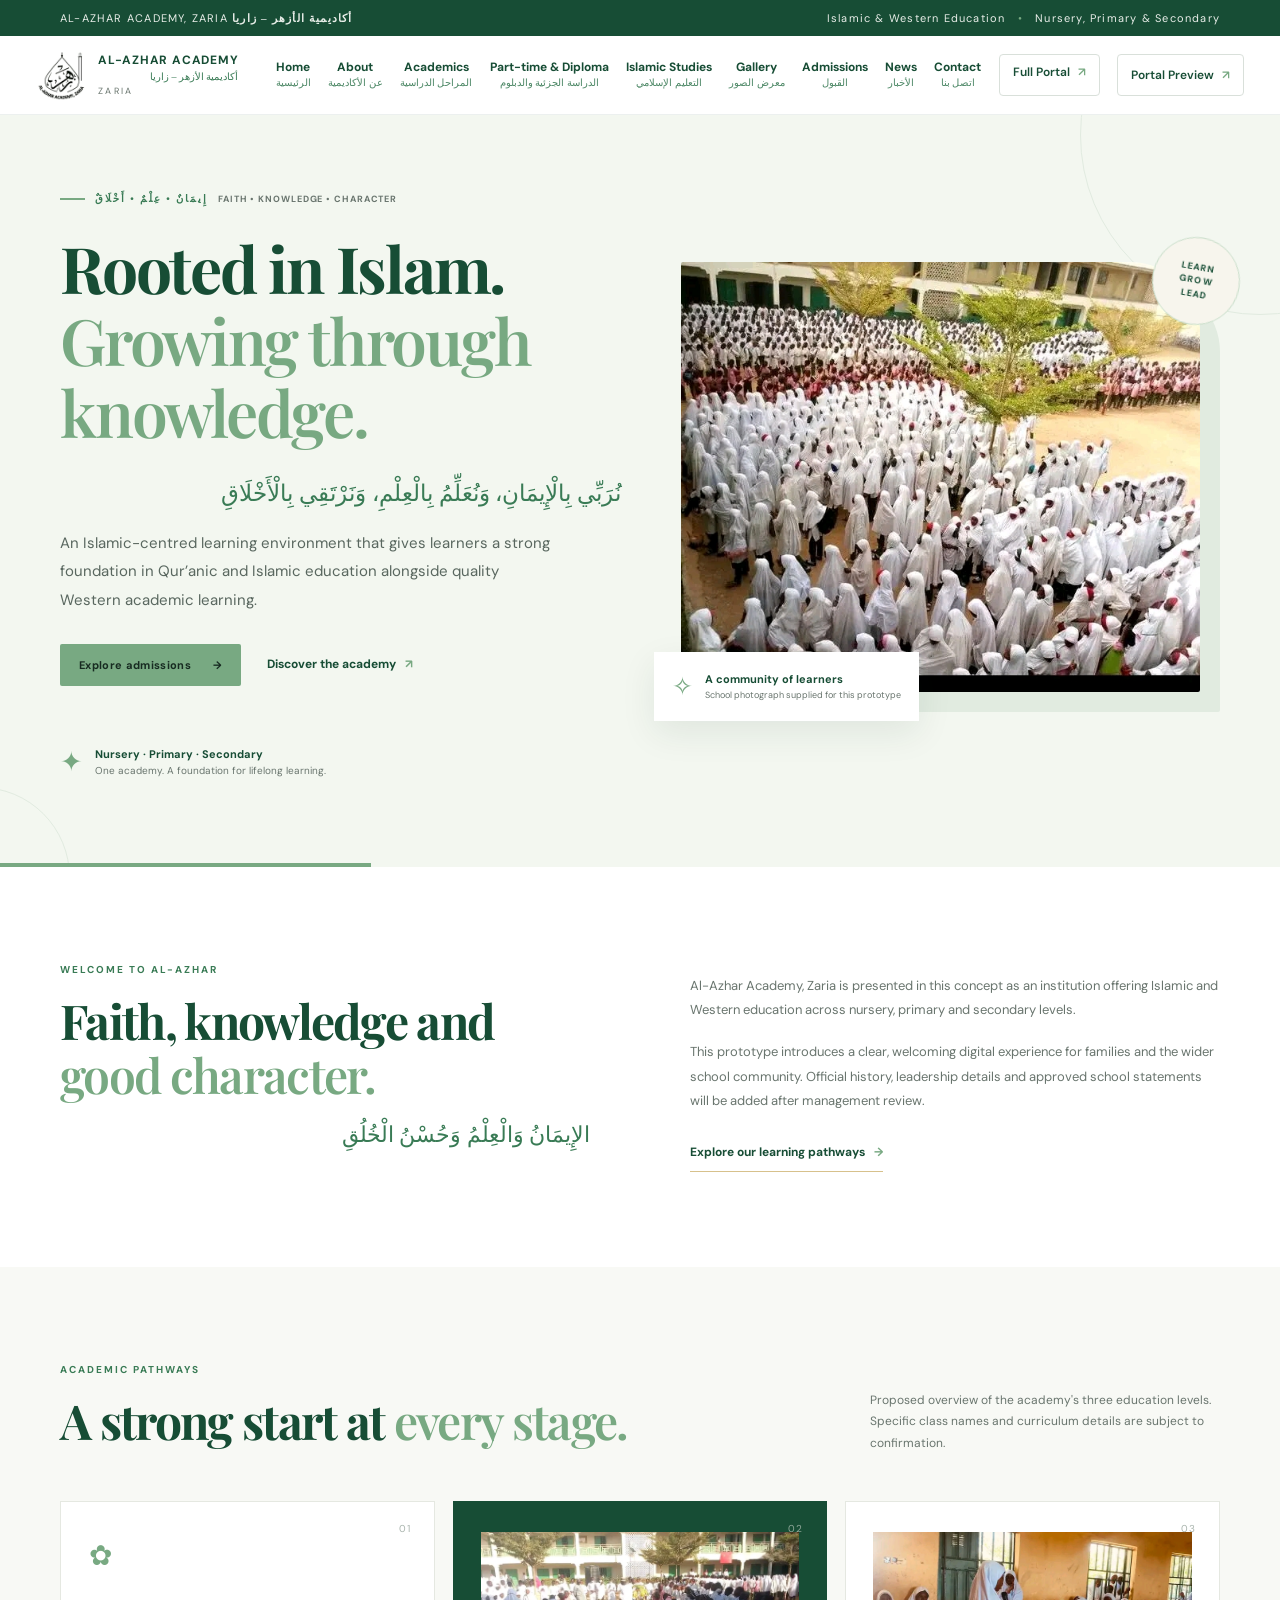
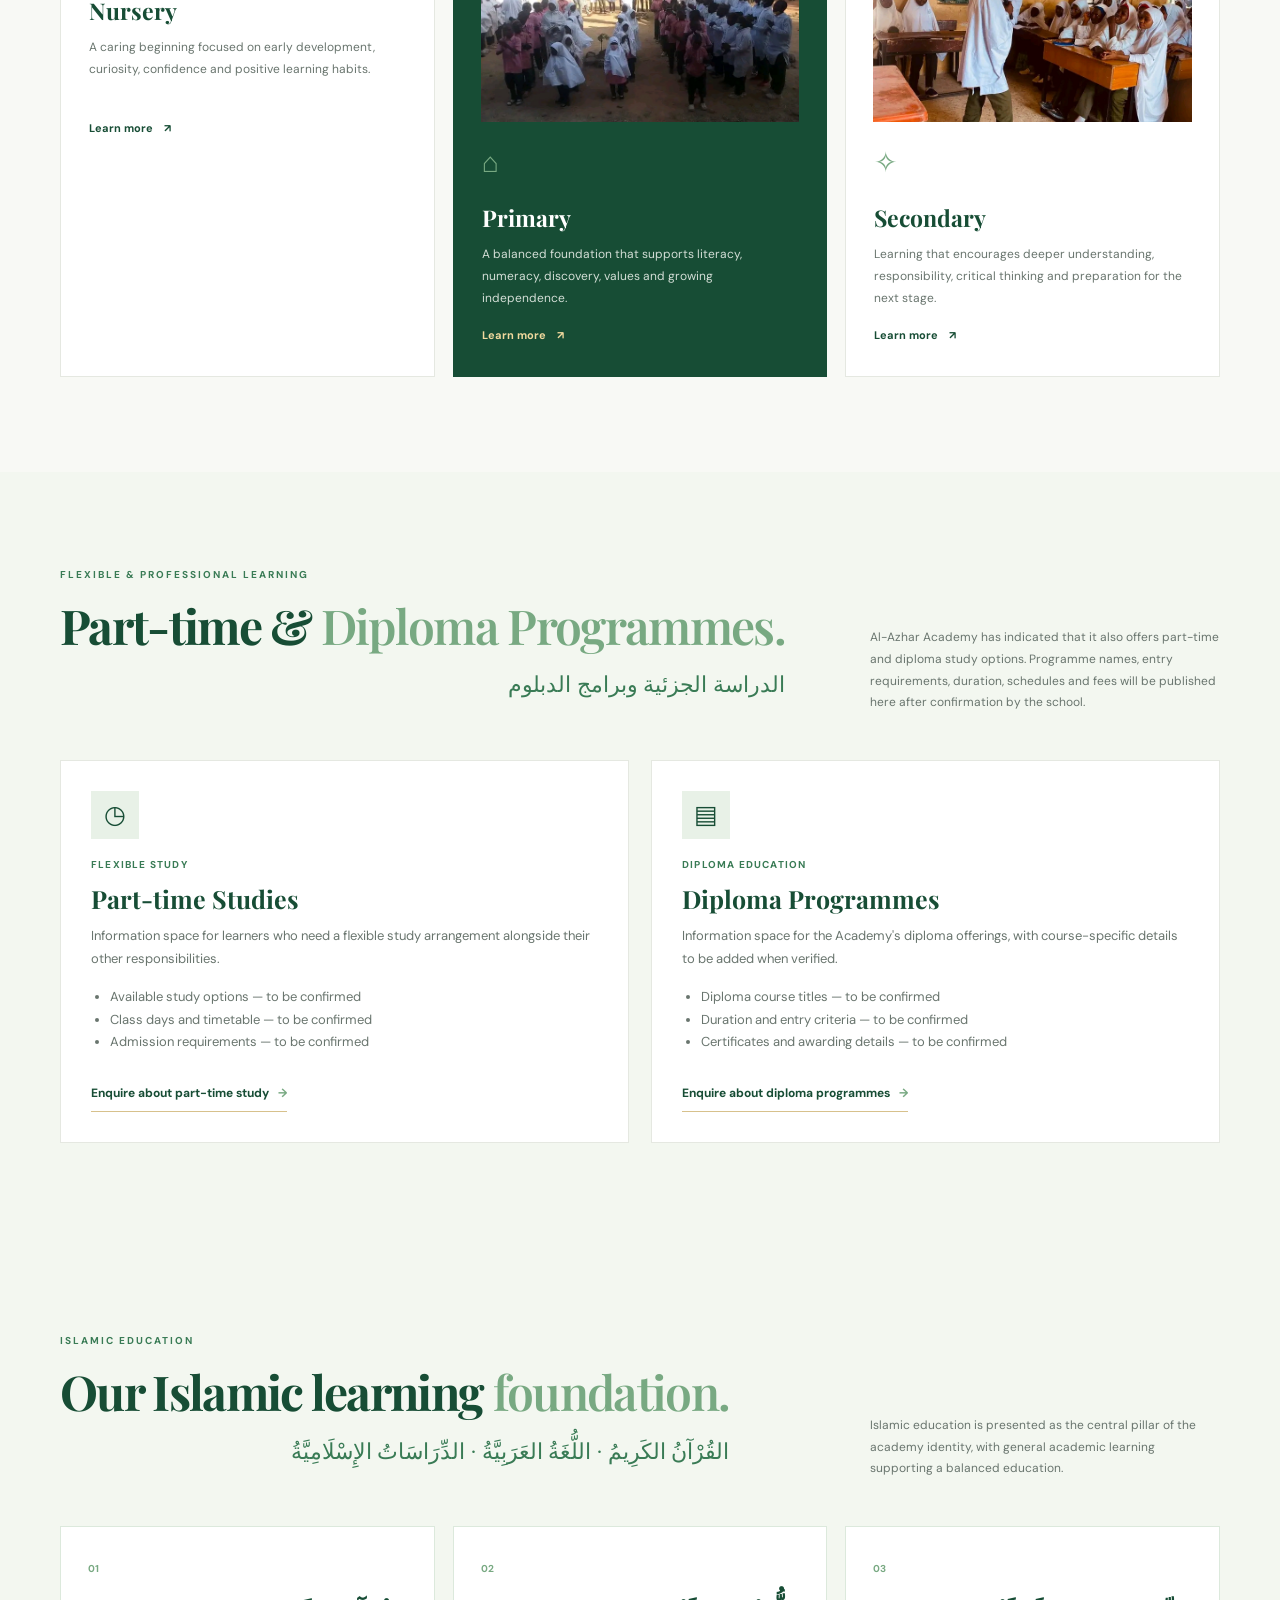
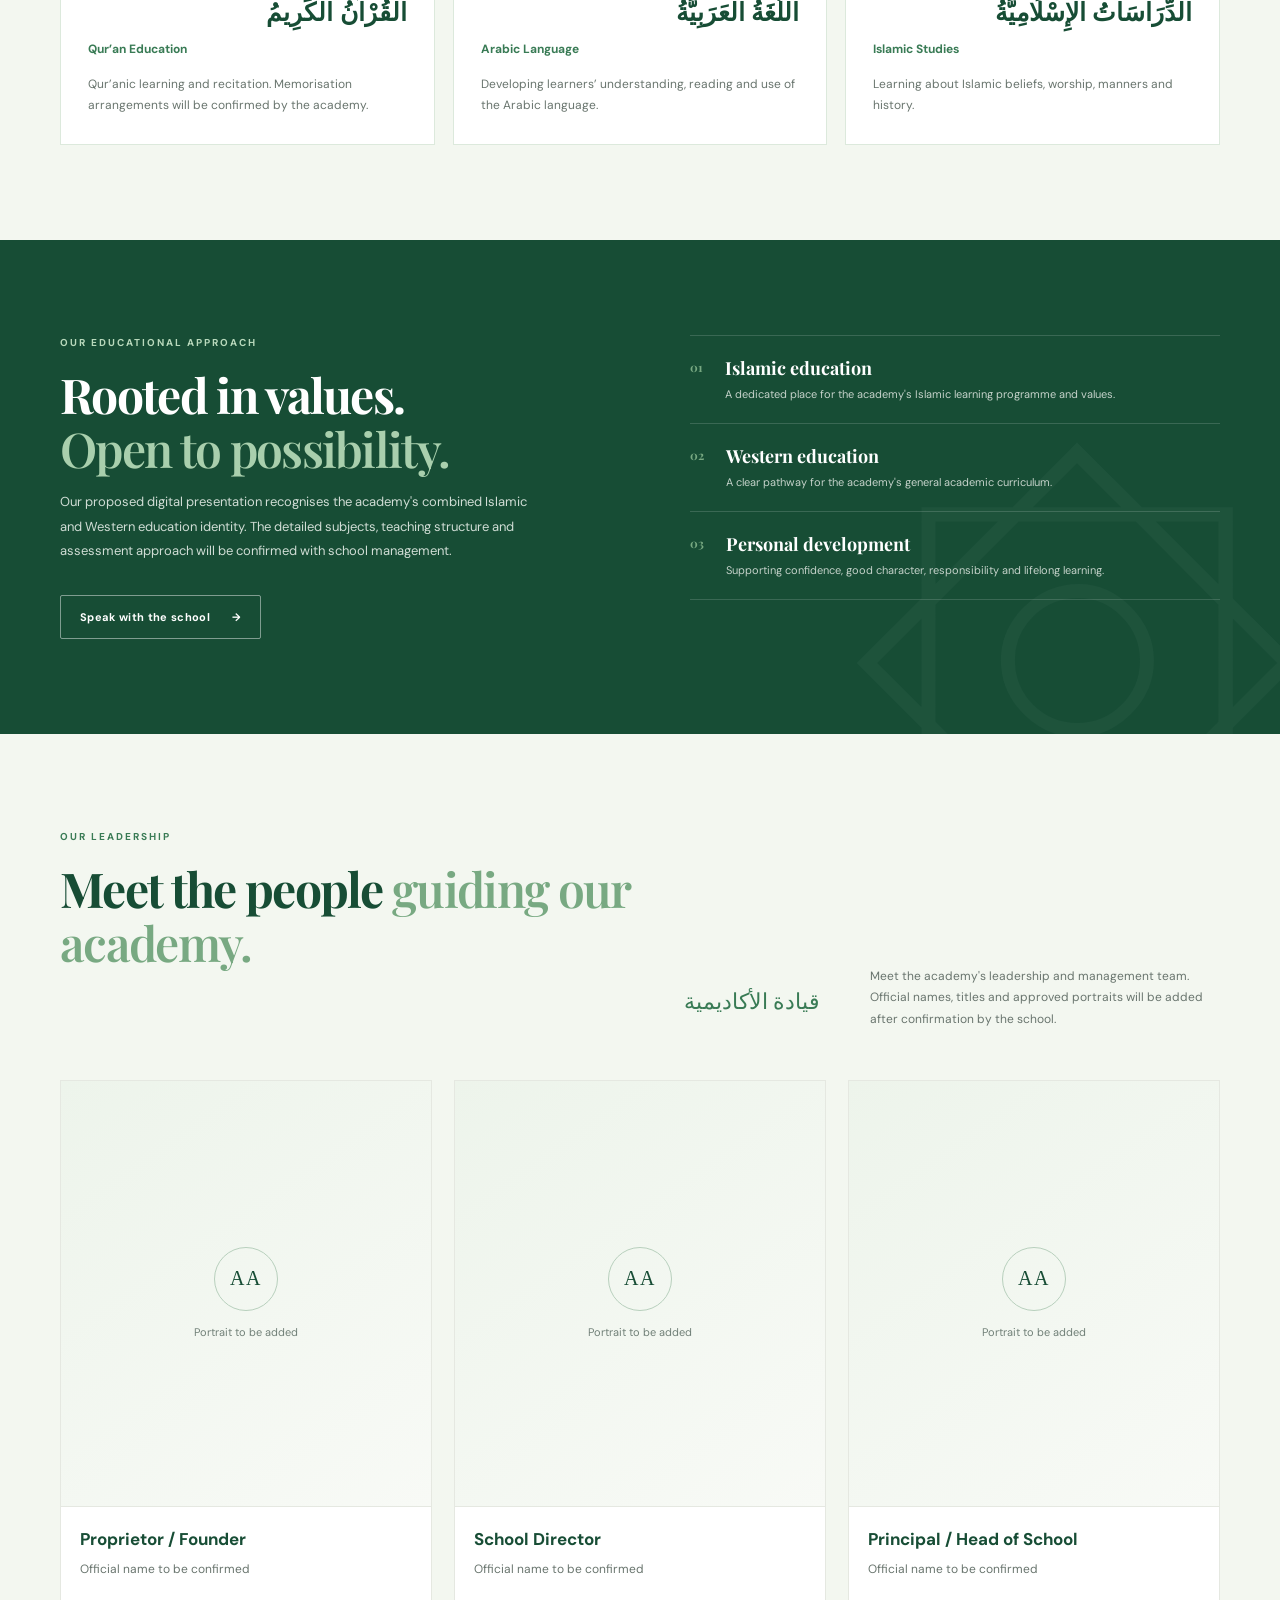
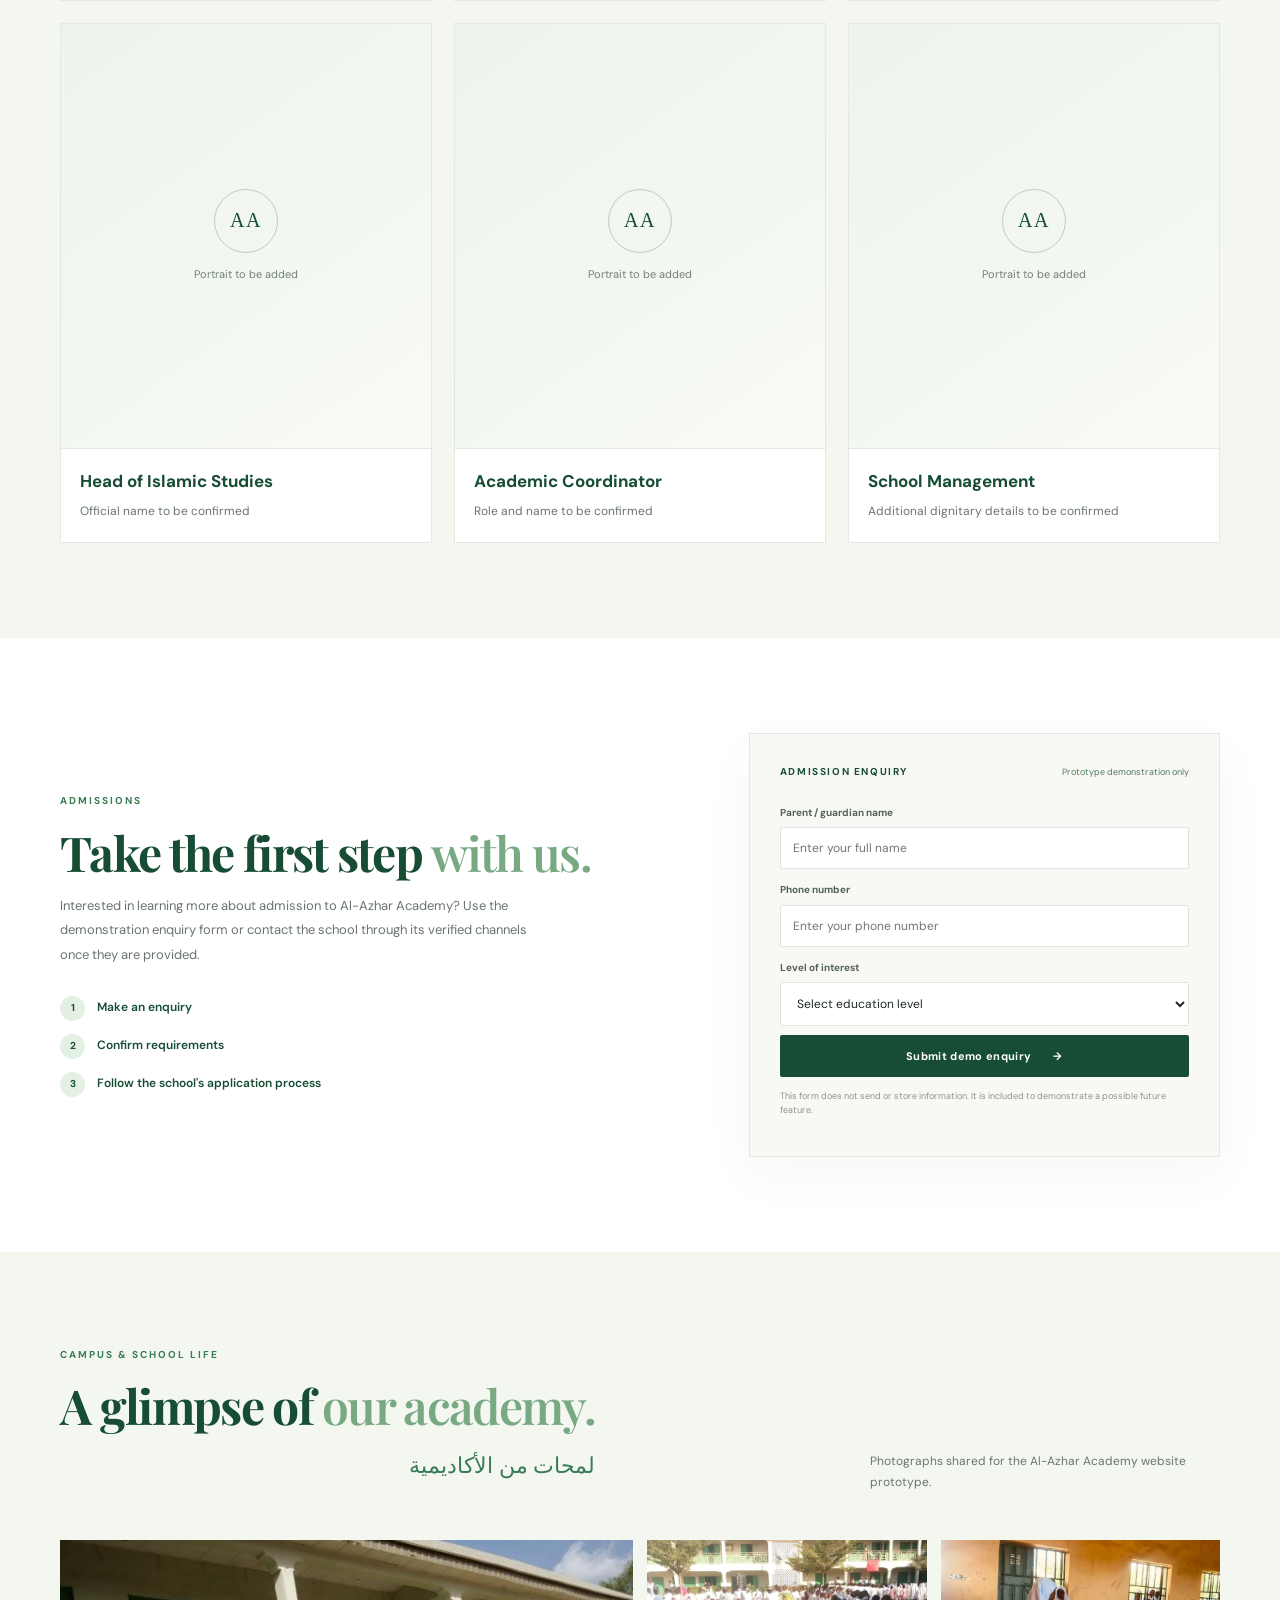
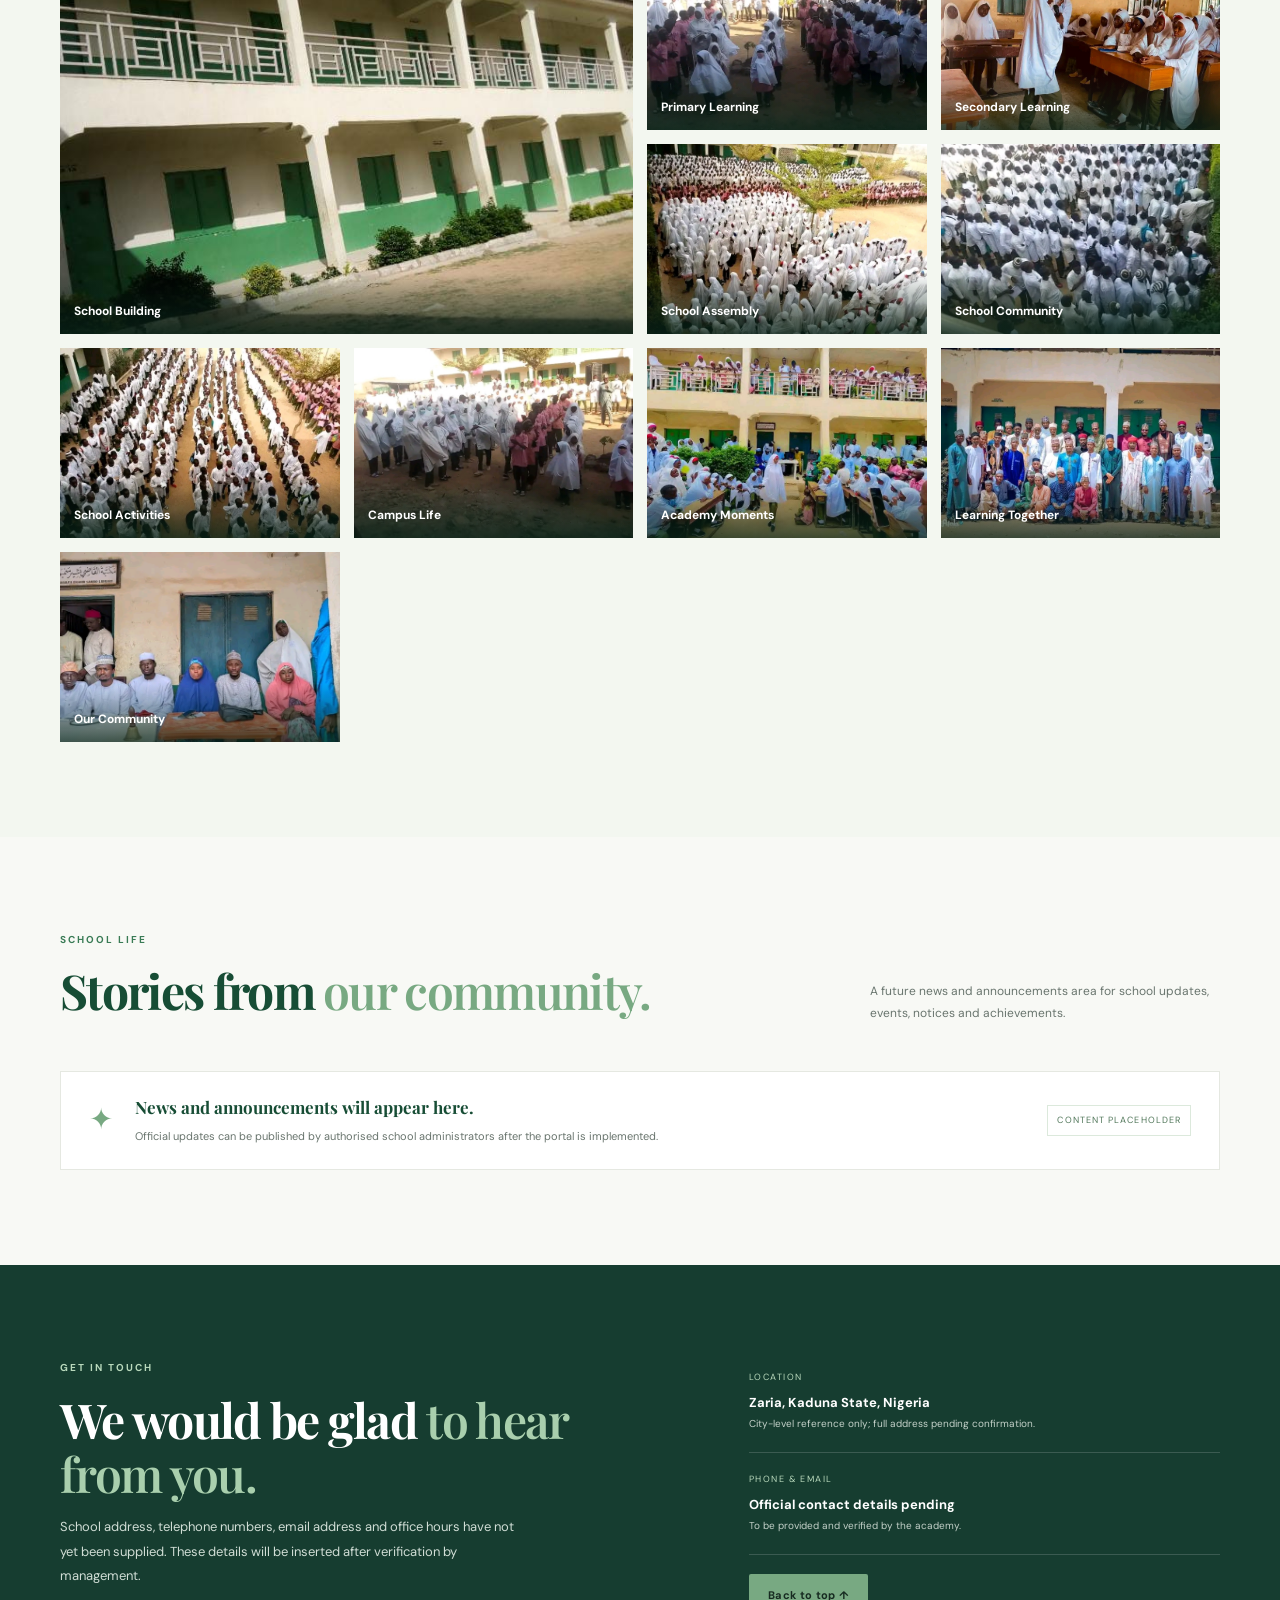
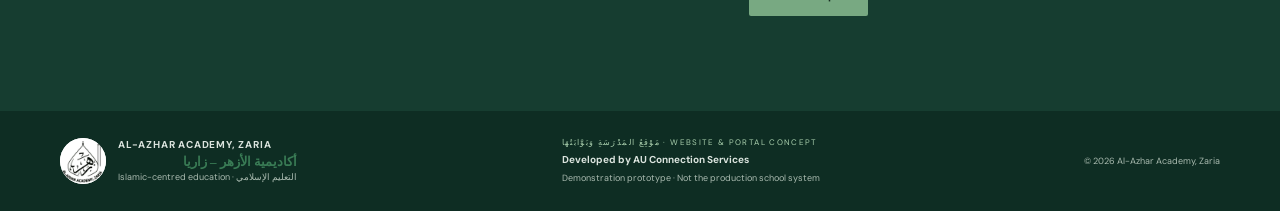
<file: index.html>
<!doctype html>
<html lang="en" dir="ltr">
<head>
  <meta charset="utf-8">
  <meta name="viewport" content="width=device-width, initial-scale=1">
  <meta name="description" content="Al-Azhar Academy, Zaria — a proposed digital home for Islamic and Western education.">
  <meta name="theme-color" content="#174d35">
  <!-- Use the Academy's official emblem as the browser-tab favicon. -->
  <link rel="icon" type="image/jpeg" href="school-logo.jpg">
  <link rel="shortcut icon" href="school-logo.jpg">
  <link rel="apple-touch-icon" href="school-logo.jpg">
  <title>Al-Azhar Academy, Zaria | Learning with Knowledge and Values</title>
  <link rel="preconnect" href="https://fonts.googleapis.com">
  <link rel="preconnect" href="https://fonts.gstatic.com" crossorigin>
  <link href="https://fonts.googleapis.com/css2?family=DM+Sans:wght@400;500;600;700&family=Playfair+Display:wght@600;700;800&display=swap" rel="stylesheet">
  <link rel="stylesheet" href="styles.css">
</head>
<body>
  <!-- Top information strip: replace sample contact details after school confirmation. -->
  <div class="topbar"><div class="container topbar-inner"><span>AL-AZHAR ACADEMY, ZARIA <b lang="ar" dir="rtl">أكاديمية الأزهر – زاريا</b></span><span>Islamic &amp; Western Education <i>•</i> Nursery, Primary &amp; Secondary</span></div></div>
  <header class="site-header">
    <div class="container nav-wrap">
      <a class="brand" href="#home" aria-label="Al-Azhar Academy home"><img src="school-logo.jpg" alt="Al-Azhar Academy, Zaria official logo"><span><strong>AL-AZHAR ACADEMY</strong><b class="arabic-brand" lang="ar" dir="rtl">أكاديمية الأزهر – زاريا</b><small>ZARIA</small></span></a>
      <button class="menu-toggle" id="menuToggle" aria-label="Open navigation" aria-expanded="false">☰</button>
      <nav class="main-nav" id="mainNav" aria-label="Main navigation">
        <a href="#home"><span class="nav-en">Home</span><small class="nav-ar" lang="ar" dir="rtl">الرئيسية</small></a><a href="#about"><span class="nav-en">About</span><small class="nav-ar" lang="ar" dir="rtl">عن الأكاديمية</small></a><a href="#programmes"><span class="nav-en">Academics</span><small class="nav-ar" lang="ar" dir="rtl">المراحل الدراسية</small></a><a href="#part-time-diploma"><span class="nav-en">Part-time &amp; Diploma</span><small class="nav-ar" lang="ar" dir="rtl">الدراسة الجزئية والدبلوم</small></a><a href="#islamic"><span class="nav-en">Islamic Studies</span><small class="nav-ar" lang="ar" dir="rtl">التعليم الإسلامي</small></a><a href="#gallery"><span class="nav-en">Gallery</span><small class="nav-ar" lang="ar" dir="rtl">معرض الصور</small></a><a href="#admissions"><span class="nav-en">Admissions</span><small class="nav-ar" lang="ar" dir="rtl">القبول</small></a><a href="#news"><span class="nav-en">News</span><small class="nav-ar" lang="ar" dir="rtl">الأخبار</small></a><a href="#contact"><span class="nav-en">Contact</span><small class="nav-ar" lang="ar" dir="rtl">اتصل بنا</small></a><a href="portal.html" class="portal-button">Full Portal <span>↗</span></a><button class="portal-button" id="portalButton">Portal Preview <span>↗</span></button>
      </nav>
    </div>
  </header>
  <main>
    <section class="hero" id="home"><div class="hero-shape shape-one"></div><div class="hero-shape shape-two"></div><div class="container hero-grid">
      <div class="hero-copy"><div class="eyebrow"><span></span> إِيمَانٌ • عِلْمٌ • أَخْلَاقٌ <small>FAITH • KNOWLEDGE • CHARACTER</small></div><h1>Rooted in Islam. <em>Growing through knowledge.</em></h1><p class="arabic-lead" lang="ar" dir="rtl">نُرَبِّي بِالْإِيمَانِ، وَنُعَلِّمُ بِالْعِلْمِ، وَنَرْتَقِي بِالْأَخْلَاقِ</p><p class="hero-lead">An Islamic-centred learning environment that gives learners a strong foundation in Qur’anic and Islamic education alongside quality Western academic learning.</p><div class="hero-actions"><a class="btn btn-gold" href="#admissions">Explore admissions <b>→</b></a><a class="text-link" href="#about">Discover the academy <span>↗</span></a></div><div class="hero-note"><span class="note-mark">✦</span><span><strong>Nursery · Primary · Secondary</strong><small>One academy. A foundation for lifelong learning.</small></span></div></div>
      <div class="hero-visual"><div class="photo-frame"><img src="school-photo.jpg" alt="Students and part of the Al-Azhar Academy school premises"></div><div class="photo-caption"><span class="caption-icon">✧</span><span><strong>A community of learners</strong><small>School photograph supplied for this prototype</small></span></div><div class="round-stamp">LEARN<br>GROW<br>LEAD</div></div>
    </div><div class="hero-bottom-line"></div></section>
    <section class="intro section" id="about"><div class="container intro-grid"><div><p class="section-kicker">WELCOME TO AL-AZHAR</p><h2>Faith, knowledge and <em>good character.</em></h2><p class="arabic-heading" lang="ar" dir="rtl">الإِيمَانُ وَالْعِلْمُ وَحُسْنُ الْخُلُقِ</p></div><div class="intro-text"><p>Al-Azhar Academy, Zaria is presented in this concept as an institution offering Islamic and Western education across nursery, primary and secondary levels.</p><p>This prototype introduces a clear, welcoming digital experience for families and the wider school community. Official history, leadership details and approved school statements will be added after management review.</p><a class="under-link" href="#programmes">Explore our learning pathways <span>→</span></a></div></div></section>
    <section class="programmes section" id="programmes"><div class="container"><div class="section-heading"><div><p class="section-kicker">ACADEMIC PATHWAYS</p><h2>A strong start at <em>every stage.</em></h2></div><p>Proposed overview of the academy's three education levels. Specific class names and curriculum details are subject to confirmation.</p></div><div class="programme-grid">
      <article class="programme-card"><div class="card-number">01</div><div class="programme-icon">✿</div><h3>Nursery</h3><p>A caring beginning focused on early development, curiosity, confidence and positive learning habits.</p><a href="#contact">Learn more <span>↗</span></a></article>
      <article class="programme-card featured"><div class="programme-photo"><img src="images/primary-classroom.jpg.jpg" alt="Primary classroom"></div><div class="card-number">02</div><div class="programme-icon">⌂</div><h3>Primary</h3><p>A balanced foundation that supports literacy, numeracy, discovery, values and growing independence.</p><a href="#contact">Learn more <span>↗</span></a></article>
      <article class="programme-card"><div class="programme-photo"><img src="images/secondary-classroom.jpg.jpg" alt="Secondary classroom"></div><div class="card-number">03</div><div class="programme-icon">✧</div><h3>Secondary</h3><p>Learning that encourages deeper understanding, responsibility, critical thinking and preparation for the next stage.</p><a href="#contact">Learn more <span>↗</span></a></article>
    </div></div></section>
        <!-- Part-time and Diploma information is included as a pathway; exact programme details await school confirmation. -->
    <section class="flexible-study section" id="part-time-diploma">
      <div class="container">
        <div class="section-heading">
          <div><p class="section-kicker">FLEXIBLE &amp; PROFESSIONAL LEARNING</p><h2>Part-time &amp; <em>Diploma Programmes.</em></h2><p class="arabic-heading" lang="ar" dir="rtl">الدراسة الجزئية وبرامج الدبلوم</p></div>
          <p>Al-Azhar Academy has indicated that it also offers part-time and diploma study options. Programme names, entry requirements, duration, schedules and fees will be published here after confirmation by the school.</p>
        </div>
        <div class="flexible-study-grid">
          <article class="flexible-study-card">
            <div class="flexible-study-icon">◷</div><span class="pathway-label">FLEXIBLE STUDY</span>
            <h3>Part-time Studies</h3><p>Information space for learners who need a flexible study arrangement alongside their other responsibilities.</p>
            <ul><li>Available study options — to be confirmed</li><li>Class days and timetable — to be confirmed</li><li>Admission requirements — to be confirmed</li></ul>
            <a class="under-link" href="#admissions">Enquire about part-time study <span>→</span></a>
          </article>
          <article class="flexible-study-card">
            <div class="flexible-study-icon">▤</div><span class="pathway-label">DIPLOMA EDUCATION</span>
            <h3>Diploma Programmes</h3><p>Information space for the Academy's diploma offerings, with course-specific details to be added when verified.</p>
            <ul><li>Diploma course titles — to be confirmed</li><li>Duration and entry criteria — to be confirmed</li><li>Certificates and awarding details — to be confirmed</li></ul>
            <a class="under-link" href="#admissions">Enquire about diploma programmes <span>→</span></a>
          </article>
        </div>
      </div>
    </section>
<section class="islamic section" id="islamic"><div class="container"><div class="section-heading"><div><p class="section-kicker">ISLAMIC EDUCATION</p><h2>Our Islamic learning <em>foundation.</em></h2><p class="arabic-heading" lang="ar" dir="rtl">القُرْآنُ الكَرِيمُ · اللُّغَةُ العَرَبِيَّةُ · الدِّرَاسَاتُ الإِسْلَامِيَّةُ</p></div><p>Islamic education is presented as the central pillar of the academy identity, with general academic learning supporting a balanced education.</p></div><div class="islamic-grid"><article><span>01</span><h3 lang="ar" dir="rtl">القُرْآنُ الكَرِيمُ</h3><b>Qur’an Education</b><p>Qur’anic learning and recitation. Memorisation arrangements will be confirmed by the academy.</p></article><article><span>02</span><h3 lang="ar" dir="rtl">اللُّغَةُ العَرَبِيَّةُ</h3><b>Arabic Language</b><p>Developing learners’ understanding, reading and use of the Arabic language.</p></article><article><span>03</span><h3 lang="ar" dir="rtl">الدِّرَاسَاتُ الإِسْلَامِيَّةُ</h3><b>Islamic Studies</b><p>Learning about Islamic beliefs, worship, manners and history.</p></article></div></div></section><section class="values section"><div class="container values-grid"><div class="values-copy"><p class="section-kicker light">OUR EDUCATIONAL APPROACH</p><h2>Rooted in values.<br><em>Open to possibility.</em></h2><p>Our proposed digital presentation recognises the academy's combined Islamic and Western education identity. The detailed subjects, teaching structure and assessment approach will be confirmed with school management.</p><a class="btn btn-outline" href="#contact">Speak with the school <span>→</span></a></div><div class="values-list"><div><span>01</span><section><h3>Islamic education</h3><p>A dedicated place for the academy's Islamic learning programme and values.</p></section></div><div><span>02</span><section><h3>Western education</h3><p>A clear pathway for the academy's general academic curriculum.</p></section></div><div><span>03</span><section><h3>Personal development</h3><p>Supporting confidence, good character, responsibility and lifelong learning.</p></section></div></div></div></section>
    <!-- Leadership portraits are reserved placeholders until the school supplies approved photos and names. -->
    <section class="leadership section" id="leadership">
      <div class="container">
        <div class="section-heading">
          <div><p class="section-kicker">OUR LEADERSHIP</p><h2>Meet the people <em>guiding our academy.</em></h2><p class="arabic-heading" lang="ar" dir="rtl">قيادة الأكاديمية</p></div>
          <p>Meet the academy's leadership and management team. Official names, titles and approved portraits will be added after confirmation by the school.</p>
        </div>
        <div class="leadership-grid">
          <article class="leader-card"><div class="leader-photo" aria-label="Portrait placeholder"><span class="leader-photo-mark">AA</span><small>Portrait to be added</small></div><div class="leader-info"><h3>Proprietor / Founder</h3><p>Official name to be confirmed</p></div></article>
          <article class="leader-card"><div class="leader-photo" aria-label="Portrait placeholder"><span class="leader-photo-mark">AA</span><small>Portrait to be added</small></div><div class="leader-info"><h3>School Director</h3><p>Official name to be confirmed</p></div></article>
          <article class="leader-card"><div class="leader-photo" aria-label="Portrait placeholder"><span class="leader-photo-mark">AA</span><small>Portrait to be added</small></div><div class="leader-info"><h3>Principal / Head of School</h3><p>Official name to be confirmed</p></div></article>
          <article class="leader-card"><div class="leader-photo" aria-label="Portrait placeholder"><span class="leader-photo-mark">AA</span><small>Portrait to be added</small></div><div class="leader-info"><h3>Head of Islamic Studies</h3><p>Official name to be confirmed</p></div></article>
          <article class="leader-card"><div class="leader-photo" aria-label="Portrait placeholder"><span class="leader-photo-mark">AA</span><small>Portrait to be added</small></div><div class="leader-info"><h3>Academic Coordinator</h3><p>Role and name to be confirmed</p></div></article>
          <article class="leader-card"><div class="leader-photo" aria-label="Portrait placeholder"><span class="leader-photo-mark">AA</span><small>Portrait to be added</small></div><div class="leader-info"><h3>School Management</h3><p>Additional dignitary details to be confirmed</p></div></article>
        </div>
      </div>
    </section>
    <section class="admissions section" id="admissions"><div class="container admissions-grid"><div><p class="section-kicker">ADMISSIONS</p><h2>Take the first step <em>with us.</em></h2><p class="admissions-lead">Interested in learning more about admission to Al-Azhar Academy? Use the demonstration enquiry form or contact the school through its verified channels once they are provided.</p><div class="admission-steps"><span><b>1</b> Make an enquiry</span><span><b>2</b> Confirm requirements</span><span><b>3</b> Follow the school's application process</span></div></div>
      <form class="enquiry-card" id="enquiryForm"><div class="form-title"><span>ADMISSION ENQUIRY</span><small>Prototype demonstration only</small></div><label for="parentName">Parent / guardian name</label><input id="parentName" name="parentName" required placeholder="Enter your full name"><label for="phone">Phone number</label><input id="phone" name="phone" required placeholder="Enter your phone number"><label for="level">Level of interest</label><select id="level" name="level" required><option value="">Select education level</option><option>Nursery</option><option>Primary</option><option>Secondary</option><option>Part-time Studies</option><option>Diploma Programme</option></select><button class="btn btn-green" type="submit">Submit demo enquiry <span>→</span></button><p class="form-disclaimer">This form does not send or store information. It is included to demonstrate a possible future feature.</p><div class="form-feedback" id="formFeedback" role="status"></div></form>
    </div></section>
    <!-- School photo gallery uses the actual files uploaded to the repository. -->
    <section class="gallery-section section" id="gallery">
      <div class="container">
        <div class="section-heading">
          <div><p class="section-kicker">CAMPUS & SCHOOL LIFE</p><h2>A glimpse of <em>our academy.</em></h2><p class="arabic-heading" lang="ar" dir="rtl">لمحات من الأكاديمية</p></div>
          <p>Photographs shared for the Al-Azhar Academy website prototype.</p>
        </div>
        <div class="school-gallery">
          <figure class="gallery-feature"><img src="images/school-building-front.jpg.jpeg" alt="Al-Azhar Academy school building"><figcaption>School Building</figcaption></figure>
          <figure><img src="images/primary-classroom.jpg.jpg" alt="Primary classroom"><figcaption>Primary Learning</figcaption></figure>
          <figure><img src="images/secondary-classroom.jpg.jpg" alt="Secondary classroom"><figcaption>Secondary Learning</figcaption></figure>
          <figure><img src="images/school-assembly.jpg.jpg" alt="School assembly"><figcaption>School Assembly</figcaption></figure>
          <figure><img src="images/school-gallery-01.jpg.jpg" alt="School community photograph"><figcaption>School Community</figcaption></figure>
          <figure><img src="images/school-gallery-02.jpg.jpg" alt="School activity photograph"><figcaption>School Activities</figcaption></figure>
          <figure><img src="images/school-gallery-03.jpg.jpg" alt="School life photograph"><figcaption>Campus Life</figcaption></figure>
          <figure><img src="images/school-gallery-04.jpg.jpg" alt="School photograph"><figcaption>Academy Moments</figcaption></figure>
          <figure><img src="images/school-gallery-05.jpg.jpg" alt="School photograph"><figcaption>Learning Together</figcaption></figure>
          <figure><img src="images/school-gallery-06.jpg.jpg" alt="School photograph"><figcaption>Our Community</figcaption></figure>
        </div>
      </div>
    </section>
    <section class="news section" id="news"><div class="container"><div class="section-heading"><div><p class="section-kicker">SCHOOL LIFE</p><h2>Stories from <em>our community.</em></h2></div><p>A future news and announcements area for school updates, events, notices and achievements.</p></div><div class="news-placeholder"><div class="news-symbol">✦</div><div><strong>News and announcements will appear here.</strong><p>Official updates can be published by authorised school administrators after the portal is implemented.</p></div><span class="coming-soon">CONTENT PLACEHOLDER</span></div></div></section>
    <section class="contact section" id="contact"><div class="container contact-grid"><div><p class="section-kicker light">GET IN TOUCH</p><h2>We would be glad <em>to hear from you.</em></h2><p>School address, telephone numbers, email address and office hours have not yet been supplied. These details will be inserted after verification by management.</p></div><div class="contact-details"><div><span>LOCATION</span><strong>Zaria, Kaduna State, Nigeria</strong><small>City-level reference only; full address pending confirmation.</small></div><div><span>PHONE &amp; EMAIL</span><strong>Official contact details pending</strong><small>To be provided and verified by the academy.</small></div><a class="btn btn-gold" href="#home">Back to top ↑</a></div></div></section>
  </main>
  <footer class="footer"><div class="container footer-inner"><div class="footer-brand"><img src="school-logo.jpg" alt="Al-Azhar Academy logo"><span><strong>AL-AZHAR ACADEMY, ZARIA</strong><b class="arabic-brand" lang="ar" dir="rtl">أكاديمية الأزهر – زاريا</b><small>Islamic-centred education · التعليم الإسلامي</small></span></div><div class="footer-note"><span>مَوْقِعُ المَدْرَسَةِ وَبَوَّابَتُهَا · WEBSITE &amp; PORTAL CONCEPT</span><strong>Developed by AU Connection Services</strong><small>Demonstration prototype · Not the production school system</small></div><div class="copyright">© <span id="year"></span> Al-Azhar Academy, Zaria</div></div></footer>
  <!-- Portal preview modal: visual concept only; no login or live data is connected. -->
  <div class="modal-backdrop" id="portalModal" aria-hidden="true"><section class="portal-modal" role="dialog" aria-modal="true" aria-labelledby="portalTitle"><button class="modal-close" id="closePortal" aria-label="Close portal preview">×</button><p class="section-kicker">FUTURE DIGITAL SERVICE</p><h2 id="portalTitle">School portal <em>preview.</em></h2><p>This screen illustrates how a future portal could present services. No accounts, student records or live school data are connected.</p><div class="portal-options"><button type="button" data-role="parent"><span>◎</span><strong>Parent portal</strong><small>Attendance, notices and learner updates</small></button><button type="button" data-role="student"><span>▤</span><strong>Student portal</strong><small>Timetable, assignments and results</small></button><button type="button" data-role="teacher"><span>⌘</span><strong>Teacher / Staff</strong><small>Class activities and academic records</small></button><button type="button" data-role="admin"><span>▦</span><strong>Administration</strong><small>School operations and reporting</small></button></div><div class="portal-dashboard" id="portalDashboard" aria-live="polite"><h3>Choose a portal to explore</h3><p>Select Parent, Student, Teacher or Administration to view an interactive sample dashboard.</p></div><a class="btn btn-green portal-launch" href="portal.html">Open full school portal <span>↗</span></a><div class="demo-label">INTERACTIVE DEMONSTRATION · SAMPLE DATA ONLY · NO REAL LOGIN</div></section></div>
  <script src="script.js"></script>
</body>
</html>
</file>
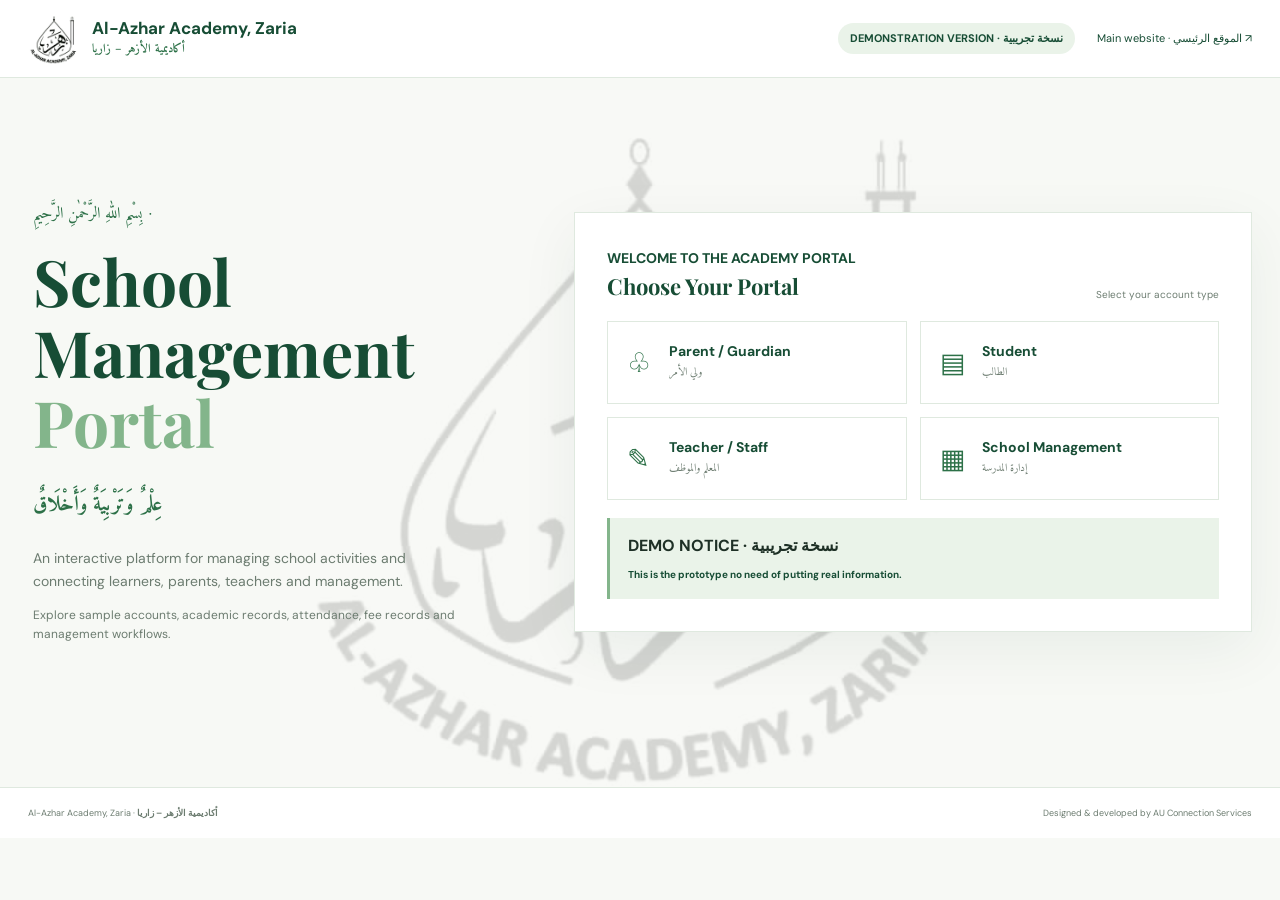
<file: portal.html>
<!doctype html>
<html lang="en" dir="ltr">
<head>
  <meta charset="utf-8">
  <meta name="viewport" content="width=device-width, initial-scale=1">
  <meta name="theme-color" content="#174d35">
  <!-- Use the Academy's official emblem as the browser-tab favicon. -->
  <link rel="icon" type="image/jpeg" href="school-logo.jpg">
  <link rel="shortcut icon" href="school-logo.jpg">
  <link rel="apple-touch-icon" href="school-logo.jpg">
  <meta name="description" content="بوابة أكاديمية الأزهر زاريا — Al-Azhar Academy interactive school portal prototype">
  <title>Al-Azhar Academy, Zaria | School Portal</title>
  <link rel="preconnect" href="https://fonts.googleapis.com">
  <link rel="preconnect" href="https://fonts.gstatic.com" crossorigin>
  <link href="https://fonts.googleapis.com/css2?family=DM+Sans:wght@400;500;600;700&family=Amiri:wght@400;700&family=Playfair+Display:wght@600;700&display=swap" rel="stylesheet">
  <link rel="stylesheet" href="portal.css">
</head>
<body>
  <!-- The portal is a functional front-end demonstration using browser-local sample data only. -->
  <header class="portal-top">
    <a class="school-mark" href="index.html"><img src="school-logo.jpg" alt="Al-Azhar Academy official logo"><span><b>Al-Azhar Academy, Zaria</b><small lang="ar" dir="rtl">أكاديمية الأزهر – زاريا</small></span></a>
    <div class="top-actions"><span class="prototype-tag">DEMONSTRATION VERSION · نسخة تجريبية</span><a href="index.html">Main website · الموقع الرئيسي ↗</a></div>
  </header>

  <main class="portal-shell">
    <section id="welcomeScreen" class="welcome-panel">
      <div class="welcome-copy">
        <p class="eyebrow"> <span lang="ar" dir="rtl">· بِسْمِ اللهِ الرَّحْمٰنِ الرَّحِيمِ</span></p>
        <h1>School Management<br><em>Portal</em></h1>
        <p class="arabic-intro" lang="ar" dir="rtl">عِلْمٌ وَتَرْبِيَةٌ وَأَخْلَاقٌ</p>
        <p>An interactive platform for managing school activities and connecting learners, parents, teachers and management.</p>
        <p class="english-intro">Explore sample accounts, academic records, attendance, fee records and management workflows.</p>
      </div>
      <div class="role-picker">
        <div class="section-head"><div><span>WELCOME TO THE ACADEMY PORTAL</span><h2>Choose Your Portal</h2></div><small>Select your account type</small></div>
        <div class="role-grid">
          <button class="role-card" data-enter="parent"><span class="role-icon">♧</span><b>Parent / Guardian</b><small lang="ar" dir="rtl">ولي الأمر</small></button>
          <button class="role-card" data-enter="student"><span class="role-icon">▤</span><b>Student</b><small lang="ar" dir="rtl">الطالب</small></button>
          <button class="role-card" data-enter="teacher"><span class="role-icon">✎</span><b>Teacher / Staff</b><small lang="ar" dir="rtl">المعلم والموظف</small></button>
          <button class="role-card" data-enter="admin"><span class="role-icon">▦</span><b>School Management</b><small lang="ar" dir="rtl">إدارة المدرسة</small></button>
        </div>
        <div class="demo-note"><strong>DEMO NOTICE · نسخة تجريبية </strong> <p><b> This is the prototype no need of putting real information. </b> </p> </div>
      </div>
    </section>

    <section id="workspace" class="workspace hidden">
      <aside class="sidebar">
        <div class="sidebar-brand"><img src="school-logo.jpg" alt=""><span><b id="sideRoleAr">Dashboard</b><small id="sideRoleEn">لوحة التحكم</small></span></div>
        <div class="profile-mini"><div class="avatar" id="profileInitial">م</div><div><b id="profileName">مستخدم تجريبي</b><small id="profileRole">Demo user</small></div></div>
        <nav id="sideNav" class="side-nav" aria-label="Portal navigation"></nav>
        <button id="switchRole" class="switch-role">Switch portal · تغيير البوابة</button>
        <a class="back-site" href="index.html">← Back to main website</a>
      </aside>
      <section class="workspace-main">
        <div class="workspace-header"><div><p id="pageKicker">School Portal</p><h1 id="pageTitle">Dashboard</h1><small id="pageSubtitle">Welcome to Al-Azhar Academy</small></div><div class="header-user"><span class="live-dot"></span><span>Demo mode</span></div></div>
        <div id="viewContent" class="view-content"></div>
      </section>
    </section>
  </main>
  <div id="toast" class="toast" role="status" aria-live="polite"></div>
  <footer class="portal-footer"><span>Al-Azhar Academy, Zaria · <b lang="ar" dir="rtl">أكاديمية الأزهر – زاريا</b></span><span>Designed &amp; developed by AU Connection Services</span></footer>
  <script src="portal.js"></script>
</body>
</html>
</file>
<file: styles.css>
/* Al-Azhar Academy prototype styles. Keep layout, colour and responsive rules here. */
:root{--green:#174d35;--green2:#397b55;--gold:#78a982;--cream:#f3f7f0;--ink:#1e2924;--muted:#69756e;--line:#e5e8e1;--white:#fff;--serif:'Playfair Display',Georgia,serif;--sans:'DM Sans',Arial,sans-serif}*{box-sizing:border-box}html{scroll-behavior:smooth}body{margin:0;background:#fff;color:var(--ink);font-family:var(--sans);line-height:1.65}a{color:inherit;text-decoration:none}.container{width:min(1160px,calc(100% - 48px));margin:auto}.topbar{background:var(--green);color:#e9eee9;font-size:11px;letter-spacing:.11em}.topbar-inner{display:flex;justify-content:space-between;padding:9px 0}.topbar i{color:var(--gold);font-style:normal;padding:0 8px}.site-header{background:#fff;position:sticky;top:0;z-index:20;border-bottom:1px solid rgba(18,63,49,.08)}.nav-wrap{height:86px;display:flex;align-items:center;justify-content:space-between}.brand,.footer-brand{display:flex;align-items:center;gap:12px}.brand img{width:57px;height:57px;object-fit:contain}.brand span,.footer-brand span{display:flex;flex-direction:column;line-height:1.35}.brand strong{font-size:13px;letter-spacing:.07em;color:var(--green)}.brand small{font-size:10px;letter-spacing:.25em;color:var(--muted)}.main-nav{display:flex;align-items:center;gap:27px;font-size:12px;font-weight:600}.main-nav>a{transition:color .2s}.main-nav>a:hover{color:var(--gold)}.portal-button{border:1px solid #d9e0da;background:white;color:var(--green);padding:12px 16px;border-radius:3px;font:600 12px var(--sans);cursor:pointer}.portal-button span{color:var(--gold);padding-left:8px}.menu-toggle{display:none;border:0;background:none;font-size:26px;color:var(--green)}.hero{position:relative;overflow:hidden;background:var(--cream);padding:76px 0 82px}.hero-grid{display:grid;grid-template-columns:1.02fr .98fr;align-items:center;gap:60px;position:relative;z-index:1}.eyebrow,.section-kicker{font-size:10px;letter-spacing:.2em;font-weight:700;color:var(--green2)}.eyebrow{display:flex;align-items:center;gap:10px}.eyebrow span{width:25px;height:2px;background:var(--gold)}h1,h2,h3,p{margin-top:0}h1,h2{font-family:var(--serif);font-weight:700;letter-spacing:-.035em;line-height:1.13}h1{font-size:clamp(42px,5vw,66px);margin:24px 0 22px;color:var(--green)}h1 em,h2 em{font-weight:600;color:var(--gold);font-style:normal}.hero-lead{font-size:15px;line-height:1.9;color:#59675f;max-width:500px}.hero-actions{display:flex;align-items:center;gap:26px;margin-top:30px}.btn{display:inline-flex;align-items:center;justify-content:center;gap:22px;padding:14px 19px;border:0;border-radius:2px;font:700 11px var(--sans);letter-spacing:.03em;cursor:pointer}.btn-gold{background:var(--gold);color:#172b21}.btn-green{background:var(--green);color:white;width:100%;margin-top:9px}.btn-outline{border:1px solid rgba(255,255,255,.45);color:#fff;background:transparent;margin-top:18px}.text-link,.under-link{font-size:12px;font-weight:700;color:var(--green)}.text-link span,.under-link span{color:var(--gold);padding-left:6px}.hero-note{display:flex;gap:12px;align-items:center;margin-top:54px}.note-mark{font-size:27px;color:var(--gold)}.hero-note span:last-child{display:flex;flex-direction:column}.hero-note strong{font-size:11px;color:var(--green)}.hero-note small{font-size:10px;color:var(--muted)}.hero-visual{position:relative;padding:0 20px 22px 0}.photo-frame{height:430px;overflow:hidden;border-radius:2px 70px 2px 2px;box-shadow:20px 20px 0 #e1ebe0}.photo-frame img{width:100%;height:100%;object-fit:cover;object-position:center}.photo-caption{position:absolute;bottom:-7px;left:-27px;background:#fff;padding:14px 18px;display:flex;align-items:center;gap:12px;box-shadow:0 12px 35px #173b2b16}.caption-icon{font-size:25px;color:var(--gold)}.photo-caption span:last-child{display:flex;flex-direction:column}.photo-caption strong{font-size:11px;color:var(--green)}.photo-caption small{font-size:9px;color:var(--muted)}.round-stamp{position:absolute;right:-20px;top:-25px;border:1px solid #c8ddc9;background:#f7f5ed;color:var(--green);border-radius:50%;width:88px;height:88px;display:grid;place-content:center;text-align:center;font-size:9px;font-weight:700;letter-spacing:.12em;line-height:1.5;transform:rotate(10deg)}.hero-shape{position:absolute;border:1px solid #e1ebe0;border-radius:50%}.shape-one{width:360px;height:360px;right:-160px;top:-160px}.shape-two{width:180px;height:180px;left:-110px;bottom:-100px}.hero-bottom-line{height:4px;background:var(--gold);position:absolute;bottom:0;left:0;width:29%}.section{padding:95px 0}.intro-grid{display:grid;grid-template-columns:1fr 1fr;gap:100px}.section h2{font-size:clamp(34px,4vw,48px);color:var(--green);margin:15px 0}.intro-text{padding-top:12px;color:var(--muted);font-size:13px;line-height:1.9}.intro-text p{margin-bottom:17px}.under-link{display:inline-block;margin-top:10px;border-bottom:1px solid #d7c18c;padding-bottom:7px}.programmes{background:#f8f9f5}.section-heading{display:flex;align-items:end;justify-content:space-between;gap:50px;margin-bottom:38px}.section-heading>p{max-width:350px;font-size:12px;line-height:1.8;color:var(--muted);margin-bottom:8px}.programme-grid{display:grid;grid-template-columns:repeat(3,1fr);gap:18px}.programme-card{position:relative;background:#fff;padding:31px 28px 28px;border:1px solid var(--line);min-height:270px;transition:transform .25s,box-shadow .25s}.programme-card:hover{transform:translateY(-5px);box-shadow:0 18px 40px #173b2b0c}.programme-card.featured{background:var(--green);color:white;border-color:var(--green)}.card-number{position:absolute;right:23px;top:19px;color:#a9b4ad;font-size:10px;letter-spacing:.1em}.featured .card-number{color:#91a89a}.programme-icon{font-size:28px;color:var(--gold);margin-bottom:16px}.programme-card h3{font:700 23px var(--serif);margin-bottom:10px;color:var(--green)}.featured h3{color:white}.programme-card p{font-size:12px;color:var(--muted);line-height:1.85;min-height:66px}.featured p{color:#d3ded6}.programme-card a{font-size:11px;font-weight:700;color:var(--green)}.featured a{color:#f1d99e}.programme-card a span{padding-left:8px}.values{background:var(--green);color:white;position:relative;overflow:hidden}.values:after{content:'۞';position:absolute;right:-25px;bottom:-160px;color:#ffffff08;font-size:470px;line-height:1}.values-grid{display:grid;grid-template-columns:1fr 1fr;gap:100px;position:relative;z-index:1}.section-kicker.light{color:#b9d9bc}.values h2,.contact h2{color:white}.values h2 em,.contact h2 em{color:#a9cfad}.values-copy>p:not(.section-kicker),.contact-grid>div:first-child>p:not(.section-kicker){font-size:13px;color:#d0ddd5;line-height:1.9;max-width:470px}.values-list>div{display:flex;gap:22px;padding:20px 0;border-bottom:1px solid #ffffff27}.values-list>div:first-child{border-top:1px solid #ffffff27}.values-list>div>span{font:700 12px var(--serif);color:var(--gold);padding-top:3px}.values-list h3{font:700 18px var(--serif);margin:0 0 5px}.values-list p{font-size:11px;color:#c5d2ca;margin:0}.admissions-grid{display:grid;grid-template-columns:1fr .8fr;gap:100px;align-items:center}.admissions-lead{font-size:13px;color:var(--muted);line-height:1.9;max-width:470px}.admission-steps{display:grid;gap:13px;margin-top:28px;font-size:12px;font-weight:600;color:var(--green)}.admission-steps span{display:flex;align-items:center;gap:12px}.admission-steps b{width:25px;height:25px;border-radius:50%;background:#e5f0e4;color:var(--green);display:grid;place-items:center;font-size:10px}.enquiry-card{padding:30px;background:#f8f9f5;border:1px solid var(--line);box-shadow:0 18px 50px #173b2b0a}.form-title{display:flex;justify-content:space-between;align-items:center;margin-bottom:24px}.form-title span{font-size:10px;font-weight:700;letter-spacing:.16em;color:var(--green)}.form-title small{font-size:9px;color:#52785b}.enquiry-card label{display:block;font-size:10px;font-weight:700;margin:13px 0 6px;color:#536158}.enquiry-card input,.enquiry-card select{width:100%;padding:12px;border:1px solid #dfe5df;background:#fff;border-radius:2px;font:12px var(--sans);color:var(--ink)}.enquiry-card input:focus,.enquiry-card select:focus{outline:2px solid #78a98255;border-color:var(--gold)}.form-disclaimer{font-size:9px;color:#8a938d;line-height:1.6;margin:12px 0 0}.form-feedback{font-size:11px;color:var(--green);margin-top:8px}.news{background:#f8f9f5}.news-placeholder{display:flex;align-items:center;gap:22px;background:white;border:1px solid var(--line);padding:24px 28px}.news-symbol{font-size:29px;color:var(--gold)}.news-placeholder strong{font:700 17px var(--serif);color:var(--green)}.news-placeholder p{font-size:11px;color:var(--muted);margin:5px 0 0}.coming-soon{margin-left:auto;white-space:nowrap;font-size:9px;letter-spacing:.12em;color:#52785b;border:1px solid #dce9dc;padding:7px 9px}.contact{background:#163d30;color:white}.contact-grid{display:grid;grid-template-columns:1fr .8fr;gap:100px}.contact-details{padding-top:10px}.contact-details>div{display:flex;flex-direction:column;padding:0 0 19px;margin-bottom:19px;border-bottom:1px solid #ffffff28}.contact-details span{font-size:9px;letter-spacing:.16em;color:#b9d9bc;margin-bottom:7px}.contact-details strong{font-size:13px}.contact-details small{font-size:10px;color:#c4d1c9;margin-top:3px}.footer{background:#0e2d23;color:#dbe4de;padding:25px 0}.footer-inner{display:flex;align-items:center;justify-content:space-between;gap:20px}.footer-brand img{width:46px;height:46px;object-fit:contain;background:#fff;border-radius:50%}.footer-brand strong{font-size:10px;letter-spacing:.08em}.footer-brand small,.footer-note small{font-size:9px;color:#aabbb0}.footer-note{display:flex;flex-direction:column;gap:3px}.footer-note>span{font-size:8px;letter-spacing:.17em;color:#a9cfad}.footer-note strong{font-size:10px}.copyright{font-size:9px;color:#aabbb0}.modal-backdrop{display:none;position:fixed;inset:0;background:#081b14b8;z-index:50;align-items:center;justify-content:center;padding:20px}.modal-backdrop.open{display:flex}.portal-modal{position:relative;background:#fff;max-width:610px;width:100%;padding:38px;border-radius:4px;box-shadow:0 30px 90px #0004}.portal-modal h2{font-size:37px;margin:10px 0}.portal-modal>p:not(.section-kicker){font-size:12px;color:var(--muted);line-height:1.8}.modal-close{position:absolute;right:18px;top:12px;border:0;background:none;font-size:28px;color:var(--green);cursor:pointer}.portal-options{display:grid;grid-template-columns:1fr 1fr;gap:10px;margin:23px 0}.portal-options article{border:1px solid var(--line);padding:15px;display:grid;grid-template-columns:32px 1fr;column-gap:9px}.portal-options article>span{grid-row:span 2;font-size:21px;color:var(--gold)}.portal-options strong{font-size:12px;color:var(--green)}.portal-options small{font-size:9px;color:var(--muted)}.demo-label{font-size:9px;letter-spacing:.15em;font-weight:700;color:#52785b;background:#edf4eb;padding:10px;text-align:center}
@media(max-width:900px){.main-nav{gap:14px}.hero-grid{gap:35px}.photo-frame{height:360px}.intro-grid,.values-grid,.admissions-grid,.contact-grid{gap:45px}.section{padding:75px 0}}
@media(max-width:720px){.container{width:min(100% - 34px,560px)}.topbar-inner{font-size:9px;gap:12px}.topbar-inner span:last-child{text-align:right}.nav-wrap{height:72px}.brand img{width:48px;height:48px}.menu-toggle{display:block}.main-nav{display:none;position:absolute;top:72px;left:0;right:0;background:#fff;padding:20px 24px 24px;box-shadow:0 15px 20px #0c302016;flex-direction:column;align-items:stretch;gap:17px}.main-nav.open{display:flex}.main-nav>a{font-size:13px}.portal-button{align-self:flex-start}.hero{padding:55px 0 65px}.hero-grid{grid-template-columns:1fr;gap:48px}.hero-visual{margin:0 8px 0 22px}.photo-frame{height:310px}.round-stamp{right:-13px}.hero-note{margin-top:35px}.hero-actions{gap:18px;flex-wrap:wrap}.section{padding:66px 0}.intro-grid,.values-grid,.admissions-grid,.contact-grid{grid-template-columns:1fr;gap:25px}.section-heading{display:block}.section-heading>p{margin-top:12px}.programme-grid{grid-template-columns:1fr}.programme-card{min-height:auto}.programme-card p{min-height:0}.values-list{margin-top:10px}.enquiry-card{padding:23px}.news-placeholder{align-items:flex-start;padding:20px;gap:14px}.coming-soon{display:none}.footer-inner{align-items:flex-start;flex-direction:column}.footer-note{padding-left:58px}.copyright{padding-left:58px}.portal-modal{padding:29px 22px}.portal-options{grid-template-columns:1fr 1fr}}
@media(max-width:390px){.topbar-inner span:last-child{max-width:52%}.hero-actions{align-items:flex-start;flex-direction:column}.portal-options{grid-template-columns:1fr}.photo-frame{height:260px}}


/* Bilingual Islamic identity additions. Arabic uses right-to-left direction and a readable Arabic font. */
.arabic-brand,.arabic-lead,.arabic-heading,[lang="ar"]{font-family:"Noto Naskh Arabic","Amiri",serif}
.arabic-brand{font-size:13px;color:var(--green2);font-weight:700;line-height:1.5}
.arabic-lead{font-size:23px;color:var(--green2);line-height:2;margin:12px 0}
.arabic-heading{font-size:22px;color:var(--green2);margin:12px 0 18px}
.eyebrow small{font-size:9px;letter-spacing:.1em;color:var(--muted)}
.islamic{background:#f3f7f0}
.islamic-grid{display:grid;grid-template-columns:repeat(3,1fr);gap:18px}
.islamic-grid article{background:#fff;border:1px solid #dce9dc;padding:27px;position:relative}
.islamic-grid article>span{font-size:10px;color:#78a982;font-weight:700}
.islamic-grid h3{font-size:25px;color:var(--green);margin:12px 0 2px}
.islamic-grid b{font-size:12px;color:var(--green2)}
.islamic-grid p{font-size:12px;color:var(--muted);line-height:1.8;margin:12px 0 0}
.portal-options button{border:1px solid var(--line);background:#fff;padding:15px;display:grid;grid-template-columns:32px 1fr;column-gap:9px;text-align:left;cursor:pointer;font-family:var(--sans)}
.portal-options button:hover,.portal-options button.active{border-color:#78a982;background:#f3f7f0}
.portal-options button>span{grid-row:span 2;font-size:21px;color:#78a982}
.portal-options button strong{font-size:12px;color:var(--green)}
.portal-options button small{font-size:9px;color:var(--muted)}
.portal-dashboard{background:#f3f7f0;border:1px solid #dce9dc;padding:18px;margin:0 0 14px}
.portal-dashboard h3{font:700 19px var(--serif);color:var(--green);margin:0 0 8px}
.portal-dashboard p{font-size:11px;color:var(--muted);margin:0 0 12px}
.portal-dashboard .demo-tiles{display:grid;grid-template-columns:repeat(2,1fr);gap:8px}
.portal-dashboard .demo-tiles div{background:#fff;border:1px solid #e1ebe0;padding:10px}
.portal-dashboard .demo-tiles strong{display:block;color:var(--green);font-size:12px}
.portal-dashboard .demo-tiles small{font-size:9px;color:var(--muted)}
.portal-dashboard .demo-action{margin:8px 8px 0 0;border:1px solid #b9d9bc;background:#fff;color:var(--green);padding:8px 10px;font:600 10px var(--sans);cursor:pointer}
.portal-dashboard .demo-action:hover{background:#e5f0e4}
@media(max-width:720px){.islamic-grid{grid-template-columns:1fr}.arabic-lead{font-size:19px}.portal-dashboard .demo-tiles{grid-template-columns:1fr 1fr}}


/* Payment-record demonstration styles. */
.portal-subheading{font:700 15px var(--serif);color:var(--green);margin:18px 0 8px}
.portal-hint{font-size:10px!important;color:var(--muted);line-height:1.7;margin:10px 0}
.demo-payment-form{display:grid;grid-template-columns:1fr 1fr;gap:10px;background:#fff;border:1px solid var(--line);padding:12px;margin:10px 0}
.demo-payment-form label{display:flex;flex-direction:column;gap:5px;font-size:10px;font-weight:700;color:var(--green)}
.demo-payment-form input,.demo-payment-form select{width:100%;min-width:0;padding:9px;border:1px solid var(--line);background:#fff;color:var(--ink);font:11px var(--sans)}
.demo-payment-form button,.demo-payment-form .demo-action-feedback{grid-column:1/-1}
.payment-record{display:grid;grid-template-columns:1fr 1.4fr auto;gap:10px;align-items:center;padding:11px;border:1px solid var(--line);background:#fff;margin:7px 0}
.payment-record strong{display:block;color:var(--green);font-size:13px}
.payment-record b{display:block;font-size:10px;color:var(--ink)}
.payment-record small{display:block;font-size:9px;color:var(--muted)}
.payment-status{font-size:9px;color:#27633e;background:#e9f4e9;padding:5px 7px;white-space:nowrap}
@media(max-width:520px){.demo-payment-form{grid-template-columns:1fr}.payment-record{grid-template-columns:1fr 1fr}.payment-status{grid-column:1/-1;justify-self:start}}


/* Academy watermark and direct portal launch button. */
body:before{content:"";position:fixed;inset:0;pointer-events:none;z-index:0;background-image:url("school-logo.jpg");background-repeat:no-repeat;background-position:center;background-size:min(48vw,520px);opacity:.025;filter:grayscale(1)}
.site-header,main,footer,.modal-backdrop{position:relative;z-index:1}
.portal-launch{margin:0 0 14px;width:100%;text-align:center}


/* Refined desktop header: compact brand, evenly spaced navigation and aligned actions. */
.site-header .nav-wrap{
  width:min(1280px,calc(100% - 72px));
  min-height:78px;
  height:78px;
  display:flex;
  align-items:center;
  justify-content:space-between;
  gap:28px;
}
.site-header .brand{
  flex:0 0 225px;
  min-width:0;
  gap:10px;
}
.site-header .brand img{
  width:52px;
  height:52px;
  flex:0 0 52px;
}
.site-header .brand strong{
  font-size:12px;
  line-height:1.25;
  letter-spacing:.065em;
}
.site-header .arabic-brand{
  font-size:10px;
  line-height:1.35;
  font-weight:500;
  margin-top:2px;
}
.site-header .brand small{
  font-size:9px;
  line-height:1.2;
  margin-top:2px;
}
.site-header .main-nav{
  flex:1 1 auto;
  min-width:0;
  display:flex;
  align-items:center;
  justify-content:flex-end;
  gap:clamp(10px,1.35vw,20px);
  white-space:nowrap;
  font-size:12px;
}
.site-header .main-nav>a:not(.portal-button){
  display:inline-flex;
  align-items:center;
  justify-content:center;
  min-height:40px;
  padding:5px 0;
  line-height:1.2;
}
.site-header .portal-button{
  min-height:42px;
  padding:10px 13px;
  white-space:nowrap;
  line-height:1.25;
  border-radius:4px;
  transition:background .2s,border-color .2s,transform .2s;
}
.site-header .portal-button:hover{
  background:#f3f7f0;
  border-color:#b9d0bd;
  transform:translateY(-1px);
}
.site-header .portal-button span{padding-left:5px}

/* Switch to a clean menu before the desktop links become crowded. */
@media(max-width:980px){
  .site-header .nav-wrap{
    width:calc(100% - 40px);
    height:72px;
    min-height:72px;
  }
  .site-header .brand{flex-basis:220px}
  .site-header .menu-toggle{display:block;margin-left:auto}
  .site-header .main-nav{
    display:none;
    position:absolute;
    top:72px;
    left:0;
    right:0;
    padding:18px 24px 22px;
    background:#fff;
    border-top:1px solid var(--line);
    box-shadow:0 15px 25px #0c302016;
    flex-direction:column;
    align-items:stretch;
    justify-content:flex-start;
    gap:8px;
    white-space:normal;
  }
  .site-header .main-nav.open{display:flex}
  .site-header .main-nav>a:not(.portal-button){
    justify-content:flex-start;
    min-height:38px;
    padding:8px 4px;
    border-bottom:1px solid #eef1ed;
  }
  .site-header .main-nav .portal-button{align-self:flex-start}
}
@media(max-width:420px){
  .site-header .nav-wrap{width:calc(100% - 28px)}
  .site-header .brand{flex-basis:200px;gap:8px}
  .site-header .brand img{width:46px;height:46px;flex-basis:46px}
  .site-header .brand strong{font-size:11px}
}


/* Navigation labels stay English-first, with concise Arabic translations below. */
.site-header .main-nav>a:not(.portal-button){
  display:flex;
  flex-direction:column;
  align-items:center;
  justify-content:center;
  gap:2px;
  min-height:42px;
  line-height:1.15;
}
.site-header .main-nav .nav-en{
  display:block;
  font-size:12px;
  font-weight:700;
  color:var(--green);
}
.site-header .main-nav .nav-ar{
  display:block;
  font-family:"Noto Naskh Arabic","Amiri",serif;
  font-size:10px;
  font-weight:500;
  line-height:1.25;
  color:var(--green2);
  opacity:.9;
  letter-spacing:0;
}
@media(max-width:980px){
  .site-header .main-nav>a:not(.portal-button){
    align-items:flex-start;
    justify-content:center;
    gap:1px;
    min-height:42px;
  }
  .site-header .main-nav .nav-ar{font-size:10px}
}


/* Reliable mobile navigation visibility and touch target. */
@media(max-width:980px){
  .site-header .menu-toggle{
    display:flex!important;
    align-items:center;
    justify-content:center;
    width:48px;
    height:48px;
    padding:0;
    position:relative;
    z-index:32;
    cursor:pointer;
    touch-action:manipulation;
    -webkit-tap-highlight-color:transparent;
  }
  .site-header .main-nav{
    display:none!important;
    position:absolute;
    top:100%;
    left:0;
    right:0;
    z-index:30;
    max-height:calc(100vh - 150px);
    overflow-y:auto;
  }
  .site-header .main-nav.open{
    display:flex!important;
  }
}


/* Mobile dropdown repair: anchor the menu to the header and layer it above the page. */
@media screen and (max-width: 980px) {
  .site-header { position: sticky; top: 0; z-index: 1000; overflow: visible; }
  .site-header .nav-wrap { position: relative !important; overflow: visible !important; }
  .site-header .menu-toggle { position: relative !important; z-index: 1003 !important; flex: 0 0 48px; }
  .site-header .main-nav, .site-header .main-nav:not(.open) {
    position: absolute !important; top: 100% !important; left: -17px !important; right: -17px !important;
    width: auto !important; display: none !important; flex-direction: column !important;
    align-items: stretch !important; justify-content: flex-start !important; gap: 0 !important;
    padding: 12px 22px 20px !important; margin: 0 !important; background: #fff !important;
    border-top: 1px solid #e5e8e1 !important; box-shadow: 0 18px 28px rgba(12,48,32,.18) !important;
    z-index: 1002 !important; max-height: calc(100vh - 145px) !important; overflow-y: auto !important;
    visibility: visible !important; opacity: 1 !important;
  }
  .site-header .main-nav.open { display: flex !important; }
  .site-header .main-nav > a:not(.portal-button) {
    display: flex !important; flex-direction: row !important; align-items: center !important;
    justify-content: space-between !important; min-height: 46px !important; padding: 8px 4px !important;
    border-bottom: 1px solid #edf1ec !important;
  }
  .site-header .main-nav .nav-en { font-size: 14px !important; }
  .site-header .main-nav .nav-ar { font-size: 11px !important; margin-left: 12px; }
  .site-header .main-nav .portal-button { display: block !important; align-self: stretch !important; margin-top: 10px !important; text-align: center !important; }
}


/* School leadership: reserved portrait spaces, ready for approved school photographs. */
.leadership { background: #f3f7f0; }
.leadership-grid { display:grid; grid-template-columns:repeat(3,minmax(0,1fr)); gap:22px; margin-top:42px; }
.leader-card { background:#fff; border:1px solid var(--line); min-width:0; }
.leader-photo { aspect-ratio:4/4.6; width:100%; display:flex; flex-direction:column; align-items:center; justify-content:center; gap:12px; background:linear-gradient(145deg,#edf4eb,#f8faf6); border-bottom:1px solid var(--line); color:var(--green2); }
.leader-photo-mark { width:64px; height:64px; display:grid; place-items:center; border:1px solid #b8d0bd; border-radius:50%; color:var(--green); font-family:Georgia,serif; font-size:20px; letter-spacing:.08em; }
.leader-photo small { font-size:11px; color:#718078; }
.leader-info { padding:18px 19px 20px; }
.leader-info h3 { margin:0 0 7px; color:var(--green); font-size:17px; }
.leader-info p { margin:0; color:var(--muted); font-size:12px; }
@media(max-width:760px) { .leadership-grid { grid-template-columns:repeat(2,minmax(0,1fr)); gap:14px; margin-top:28px; } .leader-info { padding:14px; } .leader-info h3 { font-size:15px; } }
@media(max-width:420px) { .leadership-grid { grid-template-columns:1fr 1fr; } .leader-photo { aspect-ratio:4/4.2; } }


/* Real uploaded photographs across education cards and the campus gallery. */
.programme-photo { width:100%; height:190px; overflow:hidden; margin:-1px -1px 18px; width:calc(100% + 2px); }
.programme-photo img { width:100%; height:100%; display:block; object-fit:cover; transition:transform .35s ease; }
.programme-card:hover .programme-photo img { transform:scale(1.04); }
.gallery-section { background:#f3f7f0; }
.school-gallery { display:grid; grid-template-columns:repeat(4,minmax(0,1fr)); grid-auto-rows:190px; gap:14px; margin-top:36px; }
.school-gallery figure { position:relative; margin:0; min-width:0; overflow:hidden; background:#e7eee5; }
.school-gallery figure.gallery-feature { grid-column:span 2; grid-row:span 2; }
.school-gallery img { width:100%; height:100%; display:block; object-fit:cover; transition:transform .4s ease; }
.school-gallery figure:hover img { transform:scale(1.045); }
.school-gallery figcaption { position:absolute; left:0; right:0; bottom:0; padding:28px 14px 12px; color:#fff; font-size:12px; font-weight:700; background:linear-gradient(transparent,rgba(9,37,25,.76)); }
@media(max-width:760px) {
  .programme-photo { height:150px; }
  .school-gallery { grid-template-columns:repeat(2,minmax(0,1fr)); grid-auto-rows:145px; gap:10px; margin-top:24px; }
  .school-gallery figure.gallery-feature { grid-column:span 2; grid-row:span 2; }
}


/* Part-time and Diploma pathway cards. Programme details remain clearly marked for confirmation. */
.flexible-study { background:#f3f7f0; }
.flexible-study-grid { display:grid; grid-template-columns:repeat(2,minmax(0,1fr)); gap:22px; margin-top:34px; }
.flexible-study-card { position:relative; background:#fff; border:1px solid var(--line); padding:30px; min-width:0; }
.flexible-study-icon { width:48px; height:48px; display:grid; place-items:center; background:#e8f1e7; color:var(--green); font-size:25px; margin-bottom:18px; }
.pathway-label { display:block; color:var(--green2); font-size:10px; font-weight:700; letter-spacing:.12em; }
.flexible-study-card h3 { margin:9px 0 10px; color:var(--green); font:700 25px "Playfair Display",Georgia,serif; }
.flexible-study-card p,.flexible-study-card li { color:var(--muted); font-size:13px; line-height:1.75; }
.flexible-study-card ul { padding-left:19px; margin:15px 0 20px; }
@media(max-width:700px) { .flexible-study-grid { grid-template-columns:1fr; gap:14px; } .flexible-study-card { padding:22px; } }
</file>
<file: portal.css>
:root{--green:#174d35;--green2:#2d7148;--light:#eaf3e9;--milk:#f7f9f5;--paper:#fff;--ink:#1e3026;--muted:#6c7c70;--line:#dfe9df;--accent:#83b58b;--shadow:0 18px 55px #173d2910;--arabic:"Amiri",serif;--latin:"DM Sans",Arial,sans-serif}
*{box-sizing:border-box}body{margin:0;background:var(--milk);color:var(--ink);font-family:var(--latin);line-height:1.6;direction:ltr;text-align:left}body:before{content:"";position:fixed;inset:0;z-index:0;pointer-events:none;background-image:url("school-logo.jpg");background-position:center center;background-size:min(68vw,720px) auto;background-repeat:no-repeat;opacity:.14;filter:grayscale(1)}a{color:inherit;text-decoration:none}button,input,select,textarea{font:inherit}.portal-top,.portal-shell,.portal-footer{position:relative;z-index:1}.portal-top{height:78px;background:#fff;border-bottom:1px solid var(--line);display:flex;align-items:center;justify-content:space-between;padding:0 max(28px,calc((100vw - 1380px)/2))}.school-mark{display:flex;align-items:center;gap:12px}.school-mark img{width:52px;height:52px;object-fit:contain}.school-mark span{display:grid}.school-mark b{font:700 20px var(--latin);color:var(--green)}.school-mark small{font-size:9px;letter-spacing:.13em;color:var(--muted)}.top-actions{display:flex;align-items:center;gap:22px;font-size:11px;color:var(--green)}.prototype-tag{background:var(--light);padding:7px 12px;border-radius:20px;font-weight:700}.portal-shell{max-width:1440px;margin:0 auto;padding:34px 28px 55px}.welcome-panel{display:grid;grid-template-columns:.85fr 1.15fr;gap:45px;align-items:center;min-height:620px}.welcome-copy{padding:45px 5px}.eyebrow{font:700 24px var(--arabic);color:var(--green2)}.welcome-copy h1{font:700 clamp(45px,5vw,72px)/1.1 "Playfair Display",serif;color:var(--green);margin:18px 0}.welcome-copy h1 em{color:var(--accent);font-style:normal}.arabic-intro{font:700 25px/1.9 var(--arabic);color:var(--green2)}.welcome-copy>p:not(.eyebrow):not(.arabic-intro){color:var(--muted);max-width:440px;font-size:14px}.english-intro{font-size:12px!important}.role-picker{background:#fff;border:1px solid var(--line);padding:32px;box-shadow:var(--shadow)}.section-head{display:flex;justify-content:space-between;align-items:end;margin-bottom:20px}.section-head span{font:700 13px var(--latin);color:var(--green)}.section-head h2{font:700 24px "Playfair Display",serif;margin:0;color:var(--green)}.section-head small{font-size:10px;color:var(--muted)}.role-grid{display:grid;grid-template-columns:1fr 1fr;gap:13px}.role-card{border:1px solid var(--line);background:#fff;text-align:left;padding:19px;cursor:pointer;display:grid;grid-template-columns:42px 1fr;align-items:center;transition:.2s}.role-card:hover{border-color:var(--accent);background:var(--milk);transform:translateY(-2px)}.role-icon{grid-row:span 2;font-size:27px;color:var(--green2)}.role-card b{font:700 15px var(--latin);color:var(--green);direction:ltr;text-align:left}.role-card small{font:12px var(--arabic);color:var(--muted);direction:rtl;text-align:left}.demo-note{background:var(--light);padding:15px 18px;margin-top:18px;border-right:3px solid var(--accent)}.demo-note b{font-size:10px;color:var(--green)}.demo-note p{font:14px/1.9 var(--arabic);margin:5px 0 0;color:#506a56}
.workspace{display:grid;grid-template-columns:260px minmax(0,1fr);gap:25px;align-items:start;min-height:780px}.hidden{display:none!important}.sidebar{background:var(--green);color:white;padding:22px 17px;min-height:760px;position:sticky;top:15px}.sidebar-brand{display:flex;align-items:center;gap:10px;padding:5px 3px 20px;border-bottom:1px solid #ffffff2a}.sidebar-brand img{width:46px;height:46px;background:#fff;border-radius:50%;object-fit:contain}.sidebar-brand span{display:grid}.sidebar-brand b{font:700 14px var(--latin)}.sidebar-brand small{font-size:9px;color:#c4d8c7}.profile-mini{display:flex;align-items:center;gap:10px;padding:20px 3px}.avatar{width:38px;height:38px;border-radius:50%;background:#d6ead7;color:var(--green);display:grid;place-items:center;font:700 21px var(--arabic)}.profile-mini div:last-child{display:grid}.profile-mini b{font-size:12px}.profile-mini small{font-size:9px;color:#c3d5c7}.side-nav{display:grid;gap:6px}.side-nav button,.switch-role{width:100%;border:0;text-align:left;background:transparent;color:#e4eee5;padding:11px 12px;cursor:pointer;font:14px var(--arabic);border-radius:4px}.side-nav button span{font:12px var(--arabic);display:block;color:#b8cfbd;direction:rtl;text-align:left}.side-nav button:hover,.side-nav button.active{background:#ffffff1c;color:#fff}.switch-role{margin-top:22px;border:1px solid #ffffff55;text-align:center;font:12px var(--latin)}.back-site{display:block;font-size:10px;color:#c5d7c9;margin:20px 8px}.workspace-main{min-width:0}.workspace-header{display:flex;justify-content:space-between;align-items:center;background:#fff;border:1px solid var(--line);padding:22px 25px;margin-bottom:18px}.workspace-header p{font:12px var(--latin);color:var(--green2);margin:0}.workspace-header h1{font:700 30px "Playfair Display",serif;color:var(--green);margin:0}.workspace-header small{font-size:10px;color:var(--muted)}.header-user{font-size:10px;color:var(--muted);display:flex;gap:8px;align-items:center}.live-dot{width:8px;height:8px;border-radius:50%;background:#64a979}.view-content{display:grid;gap:17px}.welcome-banner{background:var(--green);color:#fff;padding:25px 28px;position:relative;overflow:hidden}.welcome-banner:after{content:"۞";position:absolute;left:20px;top:-45px;font:180px var(--arabic);color:#ffffff0b}.welcome-banner h2{font:700 25px "Playfair Display",serif;margin:0 0 5px}.welcome-banner p{font-size:11px;color:#d6e5d8;margin:0}.stats-grid{display:grid;grid-template-columns:repeat(4,1fr);gap:12px}.stat-card,.panel-card{background:#fff;border:1px solid var(--line);padding:18px;box-shadow:0 6px 22px #173d2907}.stat-card small{font:12px var(--latin);color:var(--muted);display:block}.stat-card strong{font:700 27px "Playfair Display",serif;color:var(--green);display:block;margin-top:5px}.stat-card em{font-size:9px;color:var(--muted);font-style:normal}.panel-card h3{font:700 17px var(--latin);color:var(--green);margin:0 0 13px}.panel-card p{font-size:11px;color:var(--muted)}.panel-grid{display:grid;grid-template-columns:1fr 1fr;gap:14px}.action-row{display:flex;flex-wrap:wrap;gap:8px}.primary-btn,.soft-btn,.danger-btn{border:0;padding:10px 15px;cursor:pointer;font-size:11px;font-weight:700;border-radius:3px}.primary-btn{background:var(--green);color:#fff}.soft-btn{background:var(--light);color:var(--green)}.danger-btn{background:#fae9e7;color:#8b322a}.form-grid{display:grid;grid-template-columns:1fr 1fr;gap:12px}.field{display:grid;gap:5px}.field label{font:13px var(--arabic);color:var(--green);font-weight:700}.field input,.field select,.field textarea{width:100%;border:1px solid var(--line);padding:10px;background:#fff;color:var(--ink);font:11px var(--latin);min-width:0}.field textarea{min-height:80px;resize:vertical}.field.full{grid-column:1/-1}.table-wrap{overflow:auto;border:1px solid var(--line)}table{border-collapse:collapse;width:100%;min-width:620px;background:#fff}th,td{padding:11px 12px;text-align:right;border-bottom:1px solid var(--line);font-size:10px;white-space:nowrap}th{background:var(--light);font:700 13px var(--arabic);color:var(--green)}td{color:#526256}.status{display:inline-block;padding:4px 8px;background:#e6f3e7;color:#28623a;font-size:9px}.status.pending{background:#fff3d9;color:#89611e}.empty-state{padding:20px;text-align:center;color:var(--muted);font-size:11px}.search-row{display:flex;gap:8px;flex-wrap:wrap;margin-bottom:12px}.search-row input{border:1px solid var(--line);padding:9px;min-width:180px;font-size:11px}.toast{position:fixed;bottom:20px;left:20px;z-index:20;background:var(--green);color:#fff;padding:12px 18px;box-shadow:var(--shadow);font-size:11px;opacity:0;transform:translateY(10px);transition:.2s;pointer-events:none}.toast.show{opacity:1;transform:none}.portal-footer{display:flex;justify-content:space-between;padding:18px 28px;border-top:1px solid var(--line);font-size:9px;color:var(--muted);background:#fff}
@media(max-width:900px){.welcome-panel{grid-template-columns:1fr;gap:10px;padding:20px 0}.welcome-copy{padding:10px}.workspace{grid-template-columns:210px 1fr}.stats-grid{grid-template-columns:1fr 1fr}}
@media(max-width:650px){.portal-top{height:auto;min-height:70px;padding:10px 15px;gap:8px}.school-mark img{width:42px;height:42px}.school-mark b{font-size:16px}.top-actions{gap:7px;flex-direction:column;align-items:flex-end;font-size:9px}.portal-shell{padding:15px 12px 30px}.welcome-copy h1{font-size:46px}.role-picker{padding:19px}.role-grid{gap:8px}.role-card{padding:12px;grid-template-columns:30px 1fr}.role-card b{font-size:16px}.workspace{grid-template-columns:1fr;gap:12px}.sidebar{position:static;min-height:0;padding:13px}.sidebar-brand{padding-bottom:10px}.profile-mini{padding:10px 3px}.side-nav{display:flex;overflow:auto;gap:5px}.side-nav button{min-width:105px;text-align:center;font-size:12px;background:#ffffff12}.side-nav button span{display:none}.switch-role{margin-top:10px}.back-site{margin:10px}.workspace-header{padding:15px;align-items:flex-start}.workspace-header h1{font-size:24px}.header-user{font-size:8px}.stats-grid{gap:8px}.stat-card{padding:12px}.stat-card strong{font-size:22px}.panel-grid{grid-template-columns:1fr}.form-grid{grid-template-columns:1fr}.field.full{grid-column:auto}.portal-footer{padding:14px;gap:8px;flex-direction:column}}


/* English-first layout: Arabic remains only in identity, selected labels and Islamic learning terms. */
.school-mark b{font:700 17px var(--latin);color:var(--green)}
.school-mark small{font:700 12px var(--arabic);letter-spacing:0;color:var(--green2)}
.welcome-copy .eyebrow{font:600 13px var(--latin);color:var(--green2);letter-spacing:.04em}
.welcome-copy .arabic-intro{font:700 21px/1.8 var(--arabic);text-align:left;direction:rtl;display:inline-block}
.section-head span{font:700 14px var(--latin);color:var(--green)}
.section-head h2{font:700 22px "Playfair Display",serif}
.section-head small{font:10px var(--latin)}
.role-card{text-align:left;grid-template-columns:42px 1fr}
.role-card b{font:700 14px var(--latin)}
.role-card small{text-align:left;direction:ltr}
.demo-note{border-right:0;border-left:3px solid var(--accent)}
.demo-note p{font:12px/1.7 var(--latin);color:#506a56}
.sidebar-brand b{font:700 14px var(--latin)}
.sidebar-brand small{font:11px var(--arabic)}
.profile-mini div:last-child{direction:ltr;text-align:left}
.side-nav button{text-align:left;font:12px var(--latin)}
.side-nav button span{font:11px var(--arabic);direction:rtl;text-align:left}
.switch-role{font:11px var(--latin)}
.workspace-header p{font:11px var(--latin)}
.workspace-header h1{font:700 28px "Playfair Display",serif}
.stat-card small{font:11px var(--latin)}
.panel-card h3{font:700 16px var(--latin)}
.field label{font:11px var(--latin)}
th{text-align:left;font:700 11px var(--latin)}
td{text-align:left}


/* Language hierarchy: English is the main reading language; Arabic is secondary. */
.role-card b,.side-nav button,.workspace-header h1,.panel-card h3{direction:ltr}
.role-card small,.side-nav button span{unicode-bidi:plaintext}
.demo-note p{font:12px/1.7 var(--latin)}


/* Keep Arabic accents visually supportive rather than competing with English headings. */
.eyebrow{font:600 13px var(--latin);letter-spacing:.02em}
.eyebrow [lang="ar"]{font:16px var(--arabic);letter-spacing:0}
.arabic-intro{font:700 16px/1.8 var(--arabic);margin:10px 0;color:var(--green2)}
.role-card small{font-size:11px}

/* English-first presentation: Arabic appears only as a smaller supporting translation. */
.side-nav button span{font-size:10px;opacity:.78}
.sidebar-brand small,.profile-mini small{font-size:10px}
.workspace-header small{font-size:10px}
.welcome-banner h2{font-family:"Playfair Display",Georgia,serif;font-size:25px}
.welcome-banner p{font-family:var(--latin);font-size:12px}
.field label{font-family:var(--latin);font-size:11px}
.field label [lang="ar"]{font-family:var(--arabic);font-size:10px}


/* Use the official Academy emblem as the watermark on desktop and mobile.
   Never use the assembly photograph as the portal background watermark. */
@media(max-width:650px){
  body:before{background-image:url("school-logo.jpg");background-position:center 48%;background-size:min(92vw,520px) auto;background-repeat:no-repeat;opacity:.12;filter:grayscale(1)}
}
</file>
